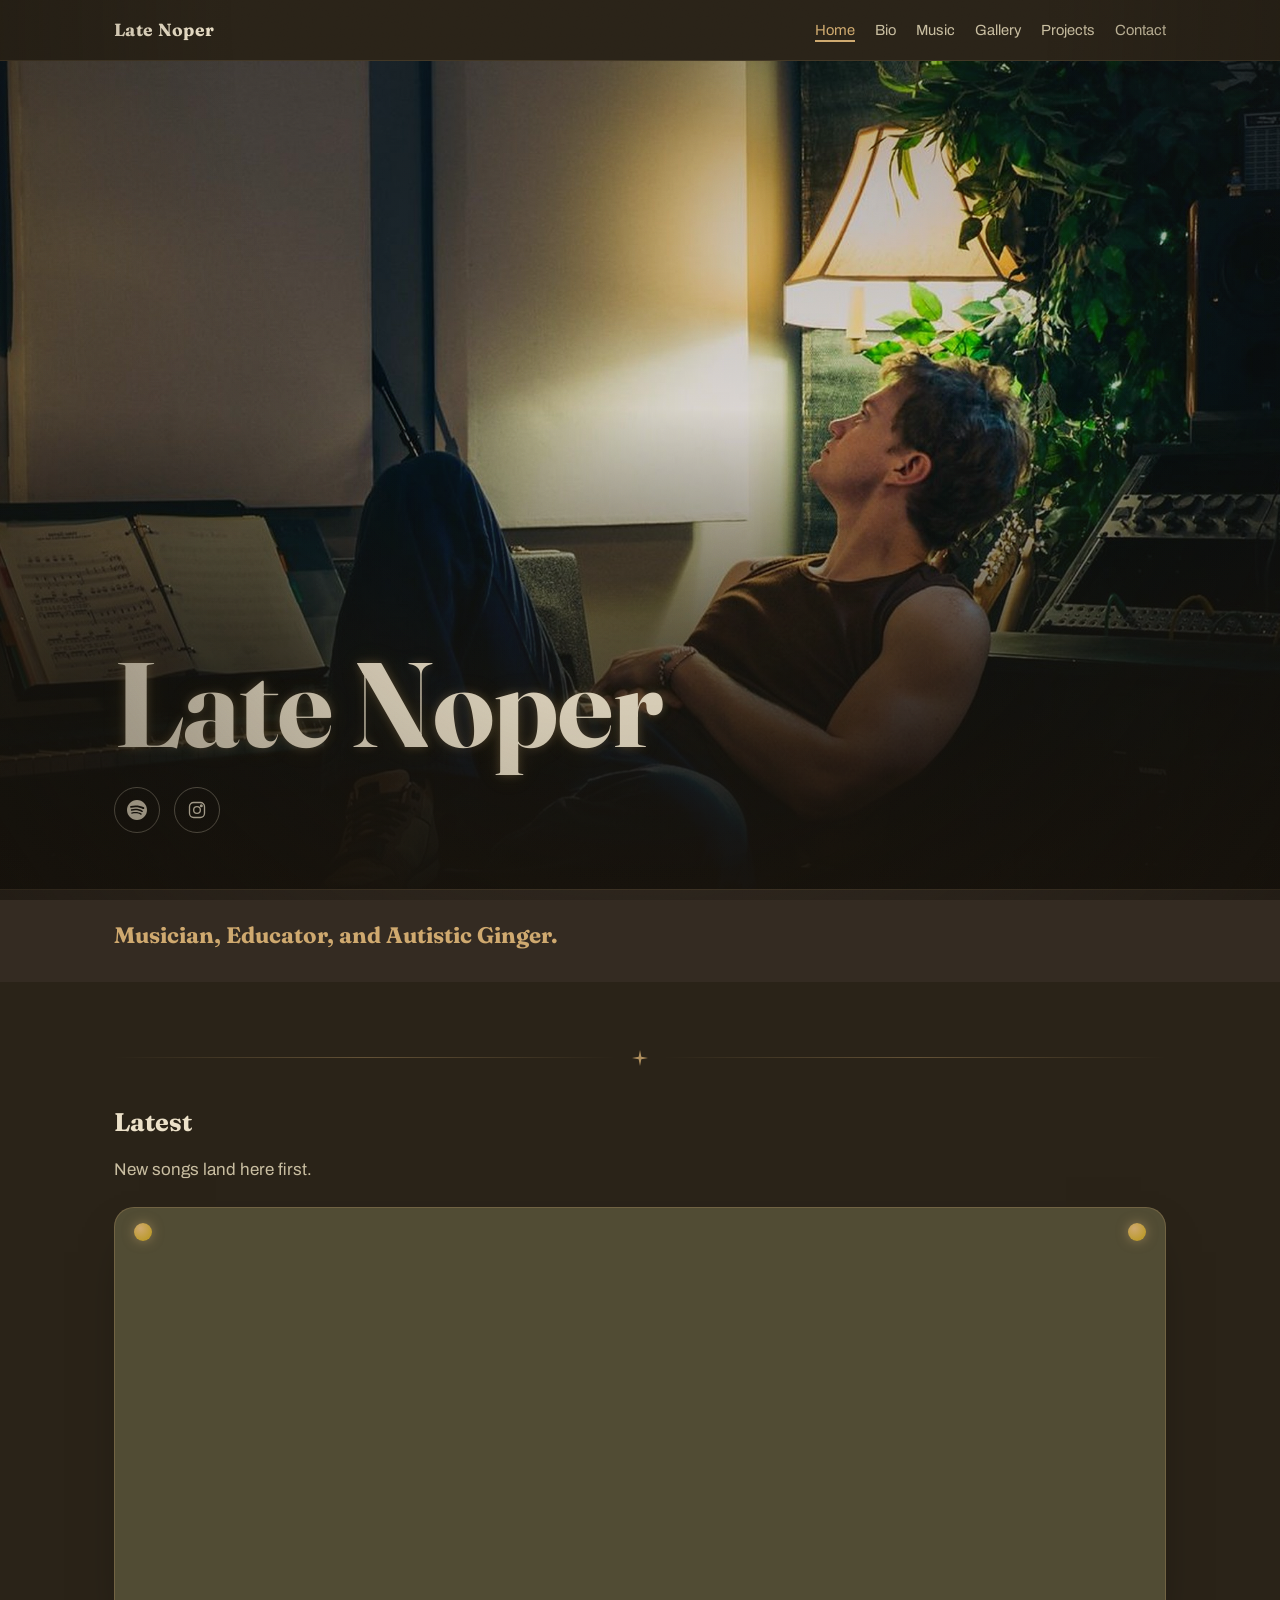
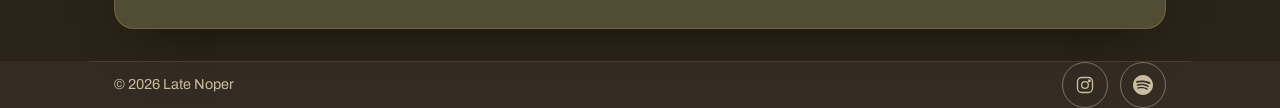
<file: index.html>
<!DOCTYPE html>
<html lang="en">
<head>
<meta charset="UTF-8">
<meta name="viewport" content="width=device-width, initial-scale=1.0">
<title>Late Noper</title>
<meta name="description" content="Late Noper — songs, scores, and whatever else.">
<meta name="theme-color" content="#2A2318">
<link rel="icon" type="image/png" sizes="32x32" href="assets/img/favicon-32.png">
<link rel="icon" type="image/png" sizes="64x64" href="assets/img/favicon-64.png">
<link rel="apple-touch-icon" href="assets/img/apple-touch-icon.png">
<link rel="preconnect" href="https://fonts.googleapis.com">
<link rel="preconnect" href="https://fonts.gstatic.com" crossorigin>
<link href="https://fonts.googleapis.com/css2?family=Fraunces:ital,opsz,wght@0,9..144,400;0,9..144,600;0,9..144,700;0,9..144,900;1,9..144,500&family=Archivo:wght@400;500;600;700&display=swap" rel="stylesheet">
<link rel="stylesheet" href="assets/css/style.css">
</head>
<body>

<header>
  <nav class="wrap">
    <a class="brand" href="index.html">Late Noper</a>
    <ul class="nav-links">
      <li><a href="index.html" class="active">Home</a></li>
      <li><a href="bio.html">Bio</a></li>
      <li><a href="music.html">Music</a></li>
      <li><a href="gallery.html">Gallery</a></li>
      <li><a href="projects.html">Projects</a></li>
      <li><a href="contact.html">Contact</a></li>
    </ul>
  </nav>
</header>

<section class="hero" id="top">
  <img class="hero-mobile" src="assets/img/hero-guitar-glow.jpg" alt="Late Noper playing guitar under warm stage lights">
  <img class="hero-desktop" src="assets/img/hero-desktop.jpg" alt="Late Noper leaning back in his studio, looking up at a lamp">
  <div class="hero-content wrap">
    <h1>Late Noper</h1>
    <div class="hero-actions">
      <a class="btn-icon" href="https://open.spotify.com/artist/4hg9pHm6fuqy6S8k84b3Cp" target="_blank" rel="noopener" aria-label="Spotify">
        <svg viewBox="0 0 24 24" fill="currentColor"><path d="M12 0C5.4 0 0 5.4 0 12s5.4 12 12 12 12-5.4 12-12S18.66 0 12 0zm5.521 17.34c-.24.359-.66.48-1.021.24-2.82-1.74-6.36-2.101-10.561-1.141-.418.122-.779-.179-.899-.539-.12-.421.18-.78.54-.9 4.56-1.021 8.52-.6 11.64 1.32.42.18.479.659.301 1.02zm1.44-3.3c-.301.42-.841.6-1.262.3-3.239-1.98-8.159-2.58-11.939-1.38-.479.12-1.02-.12-1.14-.6-.12-.48.12-1.02.6-1.14 4.32-1.32 9.72-.66 13.439 1.621.361.181.54.78.301 1.2zm.12-3.36C15.24 8.4 8.82 8.16 5.16 9.301c-.6.179-1.2-.181-1.38-.721-.18-.601.18-1.2.72-1.381 4.26-1.26 11.28-1.02 15.721 1.621.539.3.719 1.02.419 1.56-.299.421-1.02.599-1.559.3z"/></svg>
      </a>
      <a class="btn-icon" href="https://www.instagram.com/n8mydude" target="_blank" rel="noopener" aria-label="Instagram">
        <svg viewBox="0 0 24 24" fill="none" stroke="currentColor" stroke-width="1.6"><rect x="3" y="3" width="18" height="18" rx="5"/><circle cx="12" cy="12" r="4"/><circle cx="17.2" cy="6.8" r="1"/></svg>
      </a>
    </div>
  </div>
</section>

<section class="about-line">
  <div class="wrap">
    <h2>Musician, Educator, and Autistic Ginger.</h2>
  </div>
</section>

<section class="music">
  <div class="wrap">
    <div class="spark-divider">
      <div class="line"></div>
      <svg viewBox="0 0 24 24" fill="var(--pollen)"><path d="M12 0 L14 10 L24 12 L14 14 L12 24 L10 14 L0 12 L10 10 Z"/></svg>
      <div class="line"></div>
    </div>
    <div class="section-head">
      <h2>Latest</h2>
      <p>New songs land here first.</p>
    </div>
    <div class="radio-panel">
      <iframe src="https://open.spotify.com/embed/artist/4hg9pHm6fuqy6S8k84b3Cp?utm_source=generator&theme=0"
        width="100%" height="352" frameborder="0"
        allowfullscreen=""
        allow="autoplay; clipboard-write; encrypted-media; fullscreen; picture-in-picture"
        loading="lazy"></iframe>
    </div>
  </div>
</section>

<footer class="wrap">
  <span>© 2026 Late Noper</span>
  <div class="footer-socials">
    <a class="btn-icon" href="https://www.instagram.com/n8mydude" target="_blank" rel="noopener" aria-label="Instagram">
      <svg viewBox="0 0 24 24" fill="none" stroke="currentColor" stroke-width="1.6"><rect x="3" y="3" width="18" height="18" rx="5"/><circle cx="12" cy="12" r="4"/><circle cx="17.2" cy="6.8" r="1"/></svg>
    </a>
    <a class="btn-icon" href="https://open.spotify.com/artist/4hg9pHm6fuqy6S8k84b3Cp" target="_blank" rel="noopener" aria-label="Spotify">
      <svg viewBox="0 0 24 24" fill="currentColor"><path d="M12 0C5.4 0 0 5.4 0 12s5.4 12 12 12 12-5.4 12-12S18.66 0 12 0zm5.521 17.34c-.24.359-.66.48-1.021.24-2.82-1.74-6.36-2.101-10.561-1.141-.418.122-.779-.179-.899-.539-.12-.421.18-.78.54-.9 4.56-1.021 8.52-.6 11.64 1.32.42.18.479.659.301 1.02zm1.44-3.3c-.301.42-.841.6-1.262.3-3.239-1.98-8.159-2.58-11.939-1.38-.479.12-1.02-.12-1.14-.6-.12-.48.12-1.02.6-1.14 4.32-1.32 9.72-.66 13.439 1.621.361.181.54.78.301 1.2zm.12-3.36C15.24 8.4 8.82 8.16 5.16 9.301c-.6.179-1.2-.181-1.38-.721-.18-.601.18-1.2.72-1.381 4.26-1.26 11.28-1.02 15.721 1.621.539.3.719 1.02.419 1.56-.299.421-1.02.599-1.559.3z"/></svg>
    </a>
  </div>
</footer>

</body>
</html>
</file>
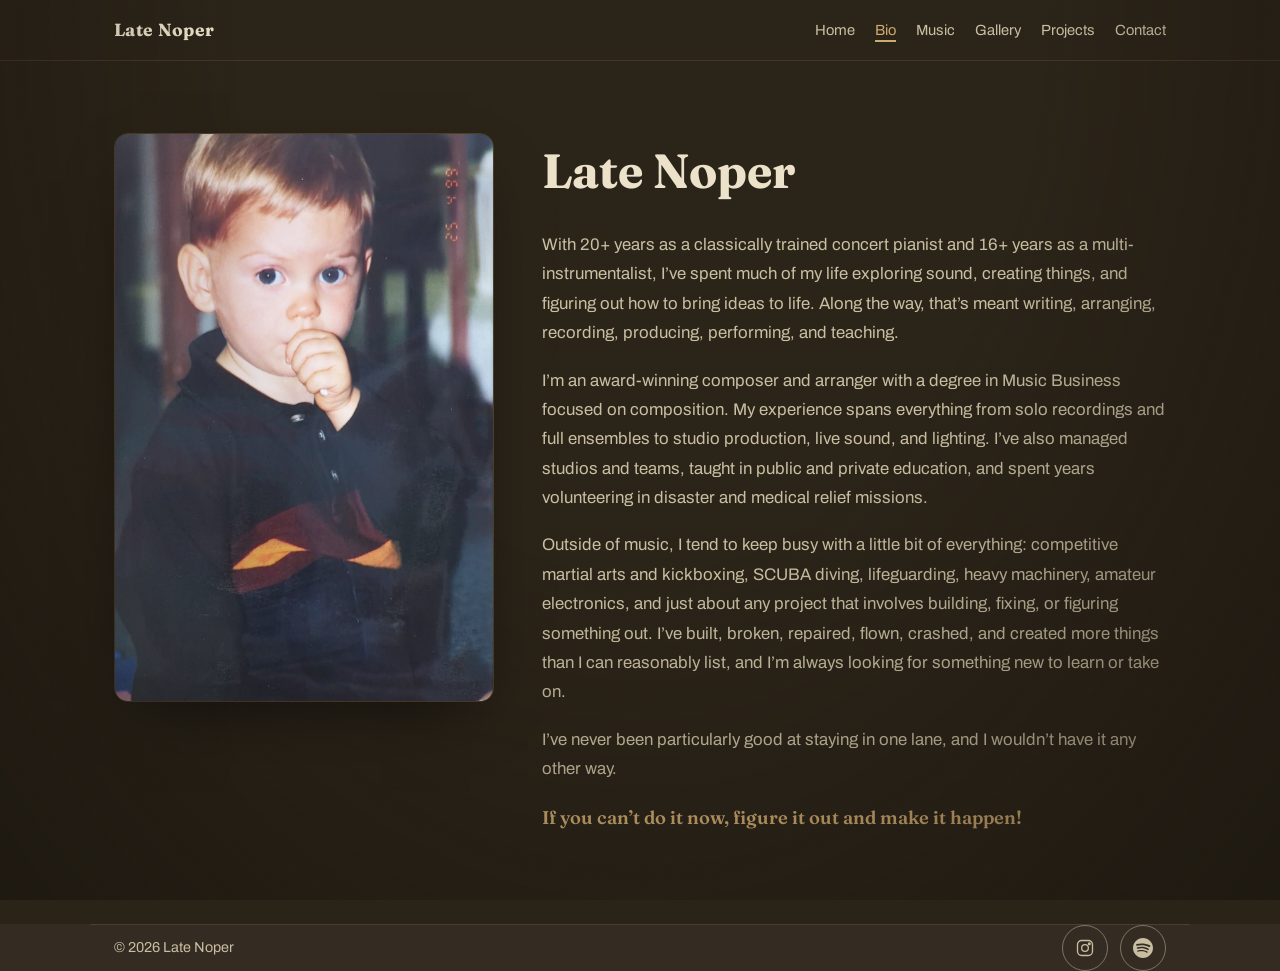
<file: bio.html>
<!DOCTYPE html>
<html lang="en">
<head>
<meta charset="UTF-8">
<meta name="viewport" content="width=device-width, initial-scale=1.0">
<title>Bio — Late Noper</title>
<meta name="theme-color" content="#2A2318">
<meta name="description" content="Late Noper — bio.">
<link rel="icon" type="image/png" sizes="32x32" href="assets/img/favicon-32.png">
<link rel="icon" type="image/png" sizes="64x64" href="assets/img/favicon-64.png">
<link rel="apple-touch-icon" href="assets/img/apple-touch-icon.png">
<link rel="preconnect" href="https://fonts.googleapis.com">
<link rel="preconnect" href="https://fonts.gstatic.com" crossorigin>
<link href="https://fonts.googleapis.com/css2?family=Fraunces:ital,opsz,wght@0,9..144,400;0,9..144,600;0,9..144,700;0,9..144,900;1,9..144,500&family=Archivo:wght@400;500;600;700&display=swap" rel="stylesheet">
<link rel="stylesheet" href="assets/css/style.css">
</head>
<body>

<header>
  <nav class="wrap">
    <a class="brand" href="index.html">Late Noper</a>
    <ul class="nav-links">
      <li><a href="index.html">Home</a></li>
      <li><a href="bio.html" class="active">Bio</a></li>
      <li><a href="music.html">Music</a></li>
      <li><a href="gallery.html">Gallery</a></li>
      <li><a href="projects.html">Projects</a></li>
      <li><a href="contact.html">Contact</a></li>
    </ul>
  </nav>
</header>

<section class="bio-page">
  <div class="wrap bio-wrap">
    <div class="bio-photo">
      <img src="assets/img/bio-photo.jpg" alt="Late Noper" loading="eager">
    </div>
    <div class="bio-content">
      <h1>Late Noper</h1>
      <p>With 20+ years as a classically trained concert pianist and 16+ years as a multi-instrumentalist, I&rsquo;ve spent much of my life exploring sound, creating things, and figuring out how to bring ideas to life. Along the way, that&rsquo;s meant writing, arranging, recording, producing, performing, and teaching.</p>
      <p>I&rsquo;m an award-winning composer and arranger with a degree in Music Business focused on composition. My experience spans everything from solo recordings and full ensembles to studio production, live sound, and lighting. I&rsquo;ve also managed studios and teams, taught in public and private education, and spent years volunteering in disaster and medical relief missions.</p>
      <p>Outside of music, I tend to keep busy with a little bit of everything: competitive martial arts and kickboxing, SCUBA diving, lifeguarding, heavy machinery, amateur electronics, and just about any project that involves building, fixing, or figuring something out. I&rsquo;ve built, broken, repaired, flown, crashed, and created more things than I can reasonably list, and I&rsquo;m always looking for something new to learn or take on.</p>
      <p>I&rsquo;ve never been particularly good at staying in one lane, and I wouldn&rsquo;t have it any other way.</p>
      <p>If you can&rsquo;t do it now, figure it out and make it happen!</p>
    </div>
  </div>
</section>

<footer class="wrap">
  <span>© 2026 Late Noper</span>
  <div class="footer-socials">
    <a class="btn-icon" href="https://www.instagram.com/n8mydude" target="_blank" rel="noopener" aria-label="Instagram">
      <svg viewBox="0 0 24 24" fill="none" stroke="currentColor" stroke-width="1.6"><rect x="3" y="3" width="18" height="18" rx="5"/><circle cx="12" cy="12" r="4"/><circle cx="17.2" cy="6.8" r="1"/></svg>
    </a>
    <a class="btn-icon" href="https://open.spotify.com/artist/4hg9pHm6fuqy6S8k84b3Cp" target="_blank" rel="noopener" aria-label="Spotify">
      <svg viewBox="0 0 24 24" fill="currentColor"><path d="M12 0C5.4 0 0 5.4 0 12s5.4 12 12 12 12-5.4 12-12S18.66 0 12 0zm5.521 17.34c-.24.359-.66.48-1.021.24-2.82-1.74-6.36-2.101-10.561-1.141-.418.122-.779-.179-.899-.539-.12-.421.18-.78.54-.9 4.56-1.021 8.52-.6 11.64 1.32.42.18.479.659.301 1.02zm1.44-3.3c-.301.42-.841.6-1.262.3-3.239-1.98-8.159-2.58-11.939-1.38-.479.12-1.02-.12-1.14-.6-.12-.48.12-1.02.6-1.14 4.32-1.32 9.72-.66 13.439 1.621.361.181.54.78.301 1.2zm.12-3.36C15.24 8.4 8.82 8.16 5.16 9.301c-.6.179-1.2-.181-1.38-.721-.18-.601.18-1.2.72-1.381 4.26-1.26 11.28-1.02 15.721 1.621.539.3.719 1.02.419 1.56-.299.421-1.02.599-1.559.3z"/></svg>
    </a>
  </div>
</footer>

</body>
</html>
</file>
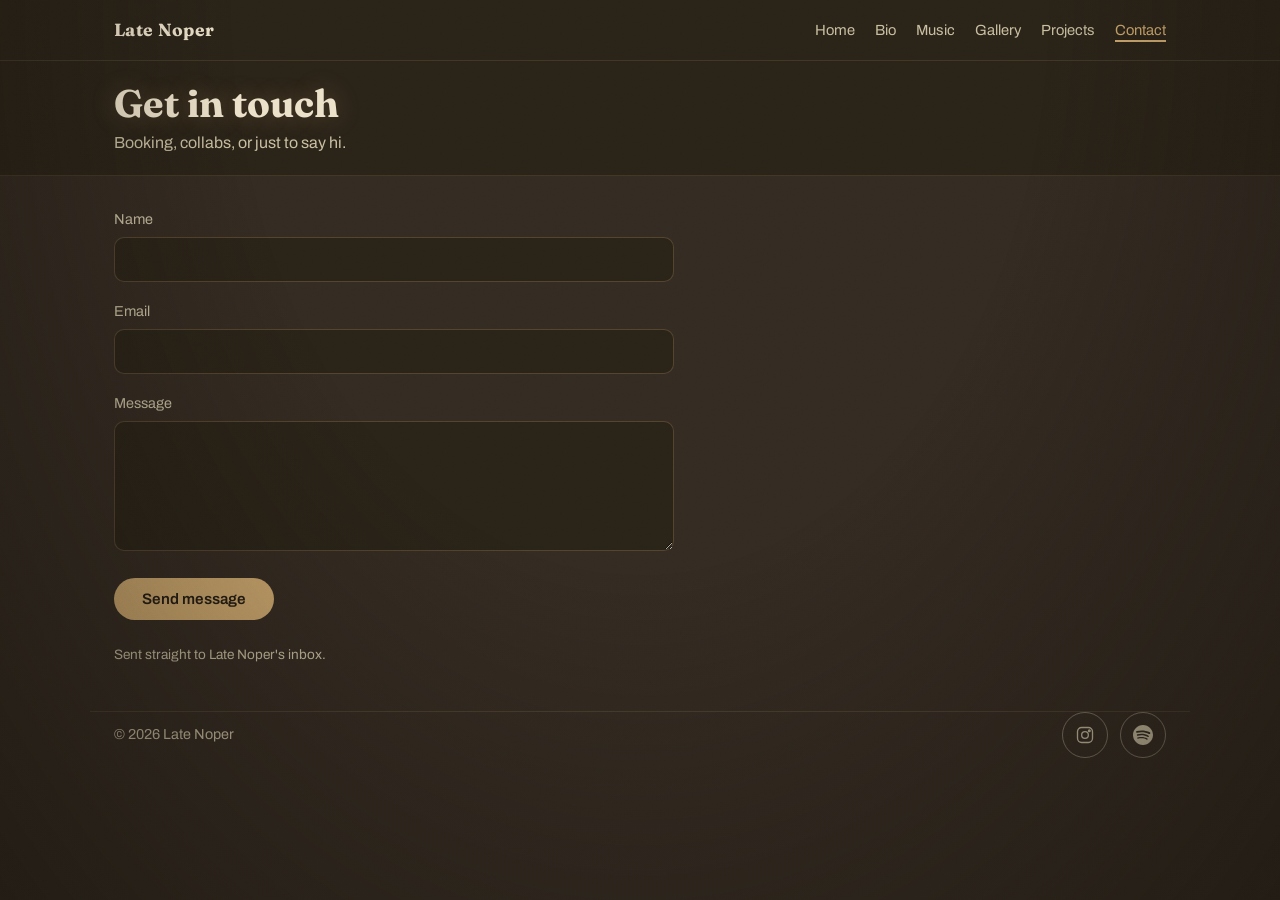
<file: contact.html>
<!DOCTYPE html>
<html lang="en">
<head>
<meta charset="UTF-8">
<meta name="viewport" content="width=device-width, initial-scale=1.0">
<title>Contact — Late Noper</title>
<meta name="theme-color" content="#2A2318">
<link rel="icon" type="image/png" sizes="32x32" href="assets/img/favicon-32.png">
<link rel="icon" type="image/png" sizes="64x64" href="assets/img/favicon-64.png">
<link rel="apple-touch-icon" href="assets/img/apple-touch-icon.png">
<link rel="preconnect" href="https://fonts.googleapis.com">
<link rel="preconnect" href="https://fonts.gstatic.com" crossorigin>
<link href="https://fonts.googleapis.com/css2?family=Fraunces:ital,opsz,wght@0,9..144,400;0,9..144,600;0,9..144,700;0,9..144,900;1,9..144,500&family=Archivo:wght@400;500;600;700&display=swap" rel="stylesheet">
<link rel="stylesheet" href="assets/css/style.css">
</head>
<body>

<header>
  <nav class="wrap">
    <a class="brand" href="index.html">Late Noper</a>
    <ul class="nav-links">
      <li><a href="index.html">Home</a></li>
      <li><a href="bio.html">Bio</a></li>
      <li><a href="music.html">Music</a></li>
      <li><a href="gallery.html">Gallery</a></li>
      <li><a href="projects.html">Projects</a></li>
      <li><a href="contact.html" class="active">Contact</a></li>
    </ul>
  </nav>
</header>

<section class="page-hero">
  <div class="wrap">
    <h1>Get in touch</h1>
    <p>Booking, collabs, or just to say hi.</p>
  </div>
</section>

<section class="contact">
  <div class="wrap">
    <form action="https://formspree.io/f/xdekzywy" method="POST">
      <div>
        <label for="name">Name</label>
        <input type="text" id="name" name="name" required>
      </div>
      <div>
        <label for="email">Email</label>
        <input type="email" id="email" name="email" required>
      </div>
      <div>
        <label for="message">Message</label>
        <textarea id="message" name="message" required></textarea>
      </div>
      <button type="submit">Send message</button>
      <p class="form-note">Sent straight to Late Noper's inbox.</p>
    </form>
  </div>
</section>

<footer class="wrap">
  <span>© 2026 Late Noper</span>
  <div class="footer-socials">
    <a class="btn-icon" href="https://www.instagram.com/n8mydude" target="_blank" rel="noopener" aria-label="Instagram">
      <svg viewBox="0 0 24 24" fill="none" stroke="currentColor" stroke-width="1.6"><rect x="3" y="3" width="18" height="18" rx="5"/><circle cx="12" cy="12" r="4"/><circle cx="17.2" cy="6.8" r="1"/></svg>
    </a>
    <a class="btn-icon" href="https://open.spotify.com/artist/4hg9pHm6fuqy6S8k84b3Cp" target="_blank" rel="noopener" aria-label="Spotify">
      <svg viewBox="0 0 24 24" fill="currentColor"><path d="M12 0C5.4 0 0 5.4 0 12s5.4 12 12 12 12-5.4 12-12S18.66 0 12 0zm5.521 17.34c-.24.359-.66.48-1.021.24-2.82-1.74-6.36-2.101-10.561-1.141-.418.122-.779-.179-.899-.539-.12-.421.18-.78.54-.9 4.56-1.021 8.52-.6 11.64 1.32.42.18.479.659.301 1.02zm1.44-3.3c-.301.42-.841.6-1.262.3-3.239-1.98-8.159-2.58-11.939-1.38-.479.12-1.02-.12-1.14-.6-.12-.48.12-1.02.6-1.14 4.32-1.32 9.72-.66 13.439 1.621.361.181.54.78.301 1.2zm.12-3.36C15.24 8.4 8.82 8.16 5.16 9.301c-.6.179-1.2-.181-1.38-.721-.18-.601.18-1.2.72-1.381 4.26-1.26 11.28-1.02 15.721 1.621.539.3.719 1.02.419 1.56-.299.421-1.02.599-1.559.3z"/></svg>
    </a>
  </div>
</footer>

</body>
</html>
</file>
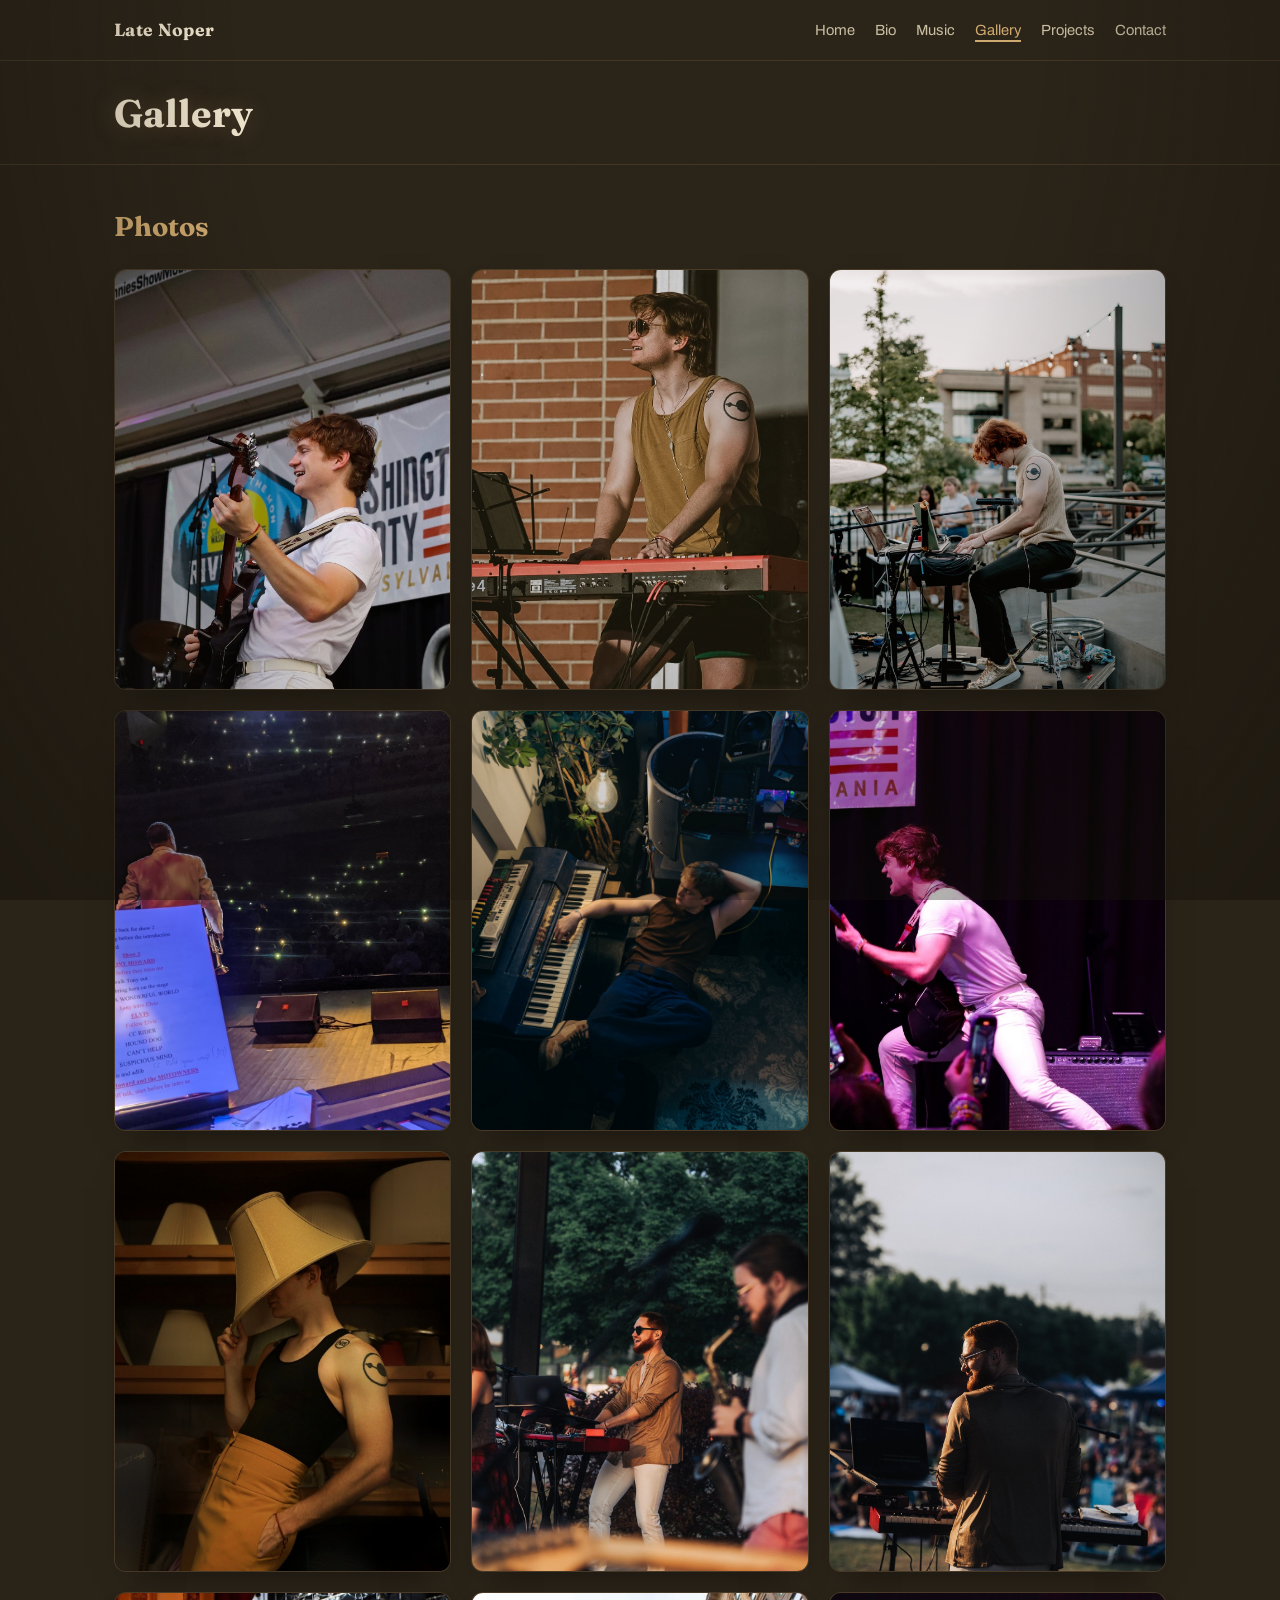
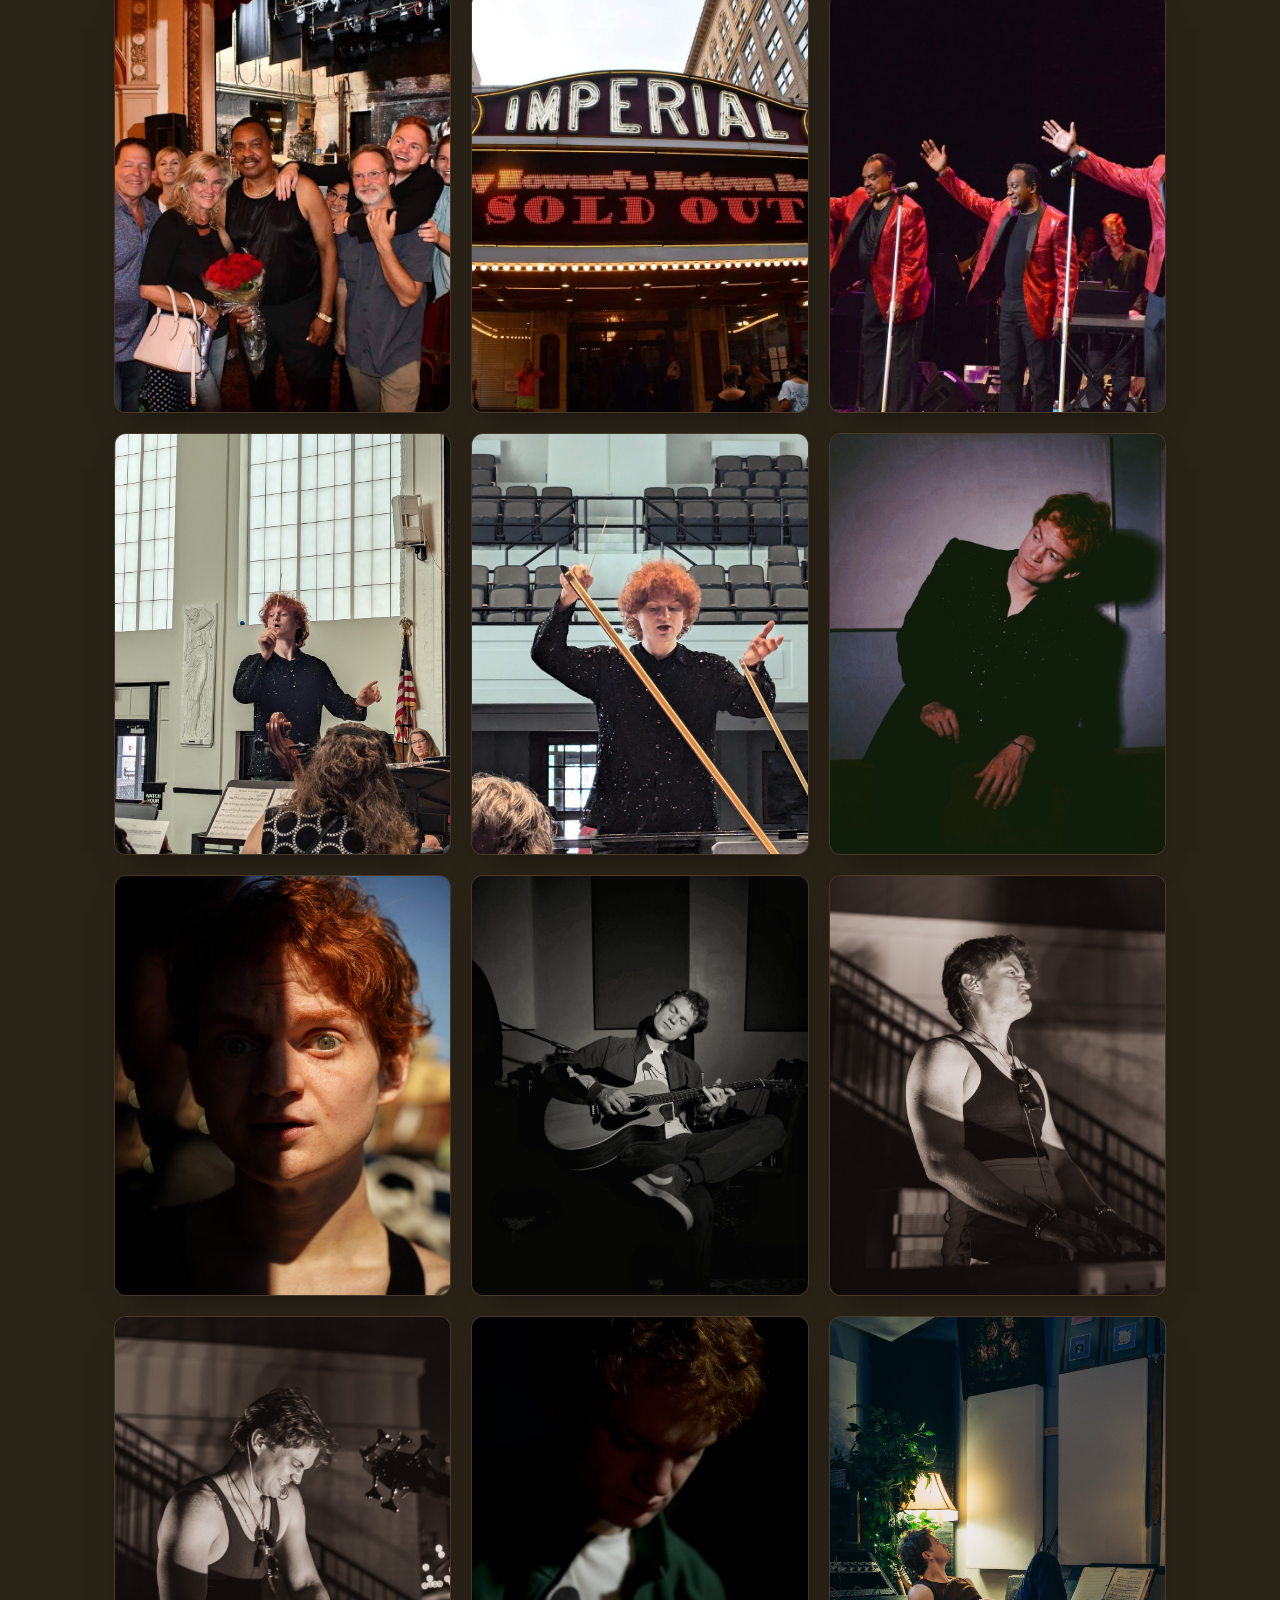
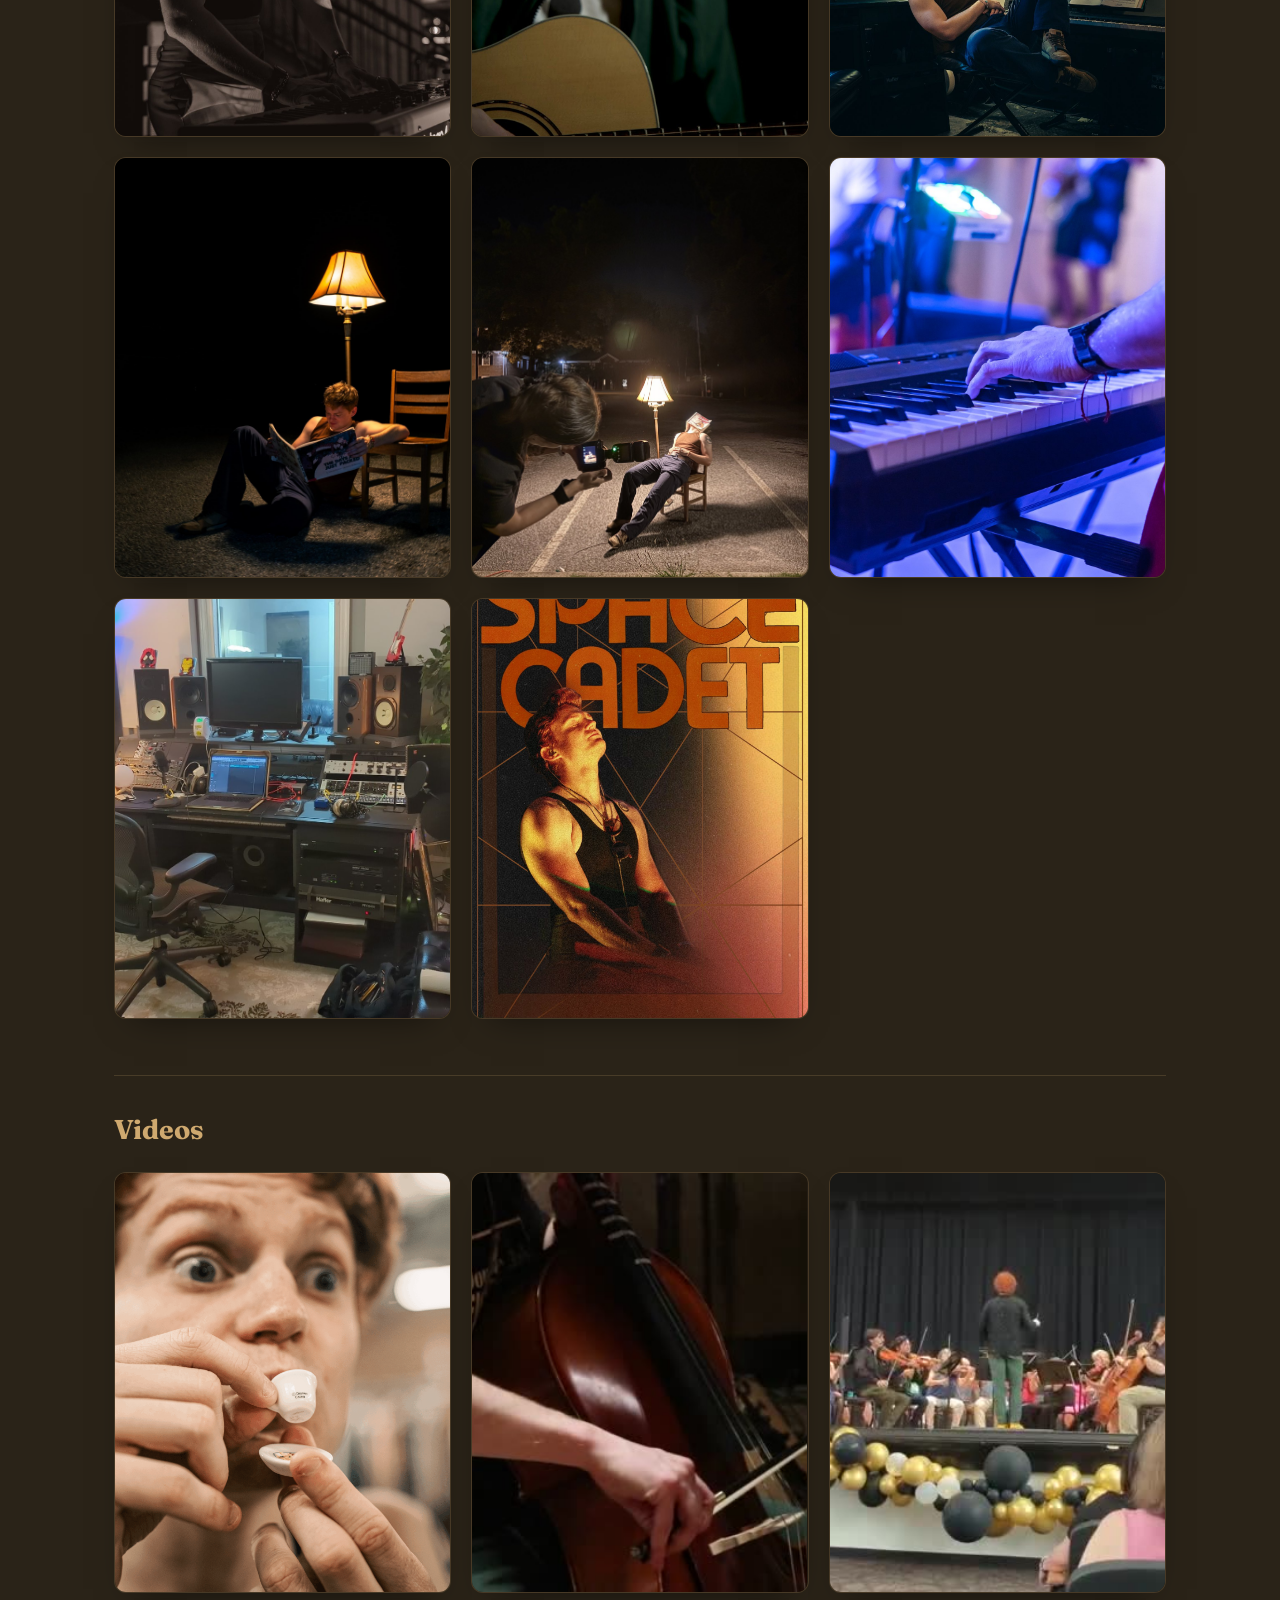
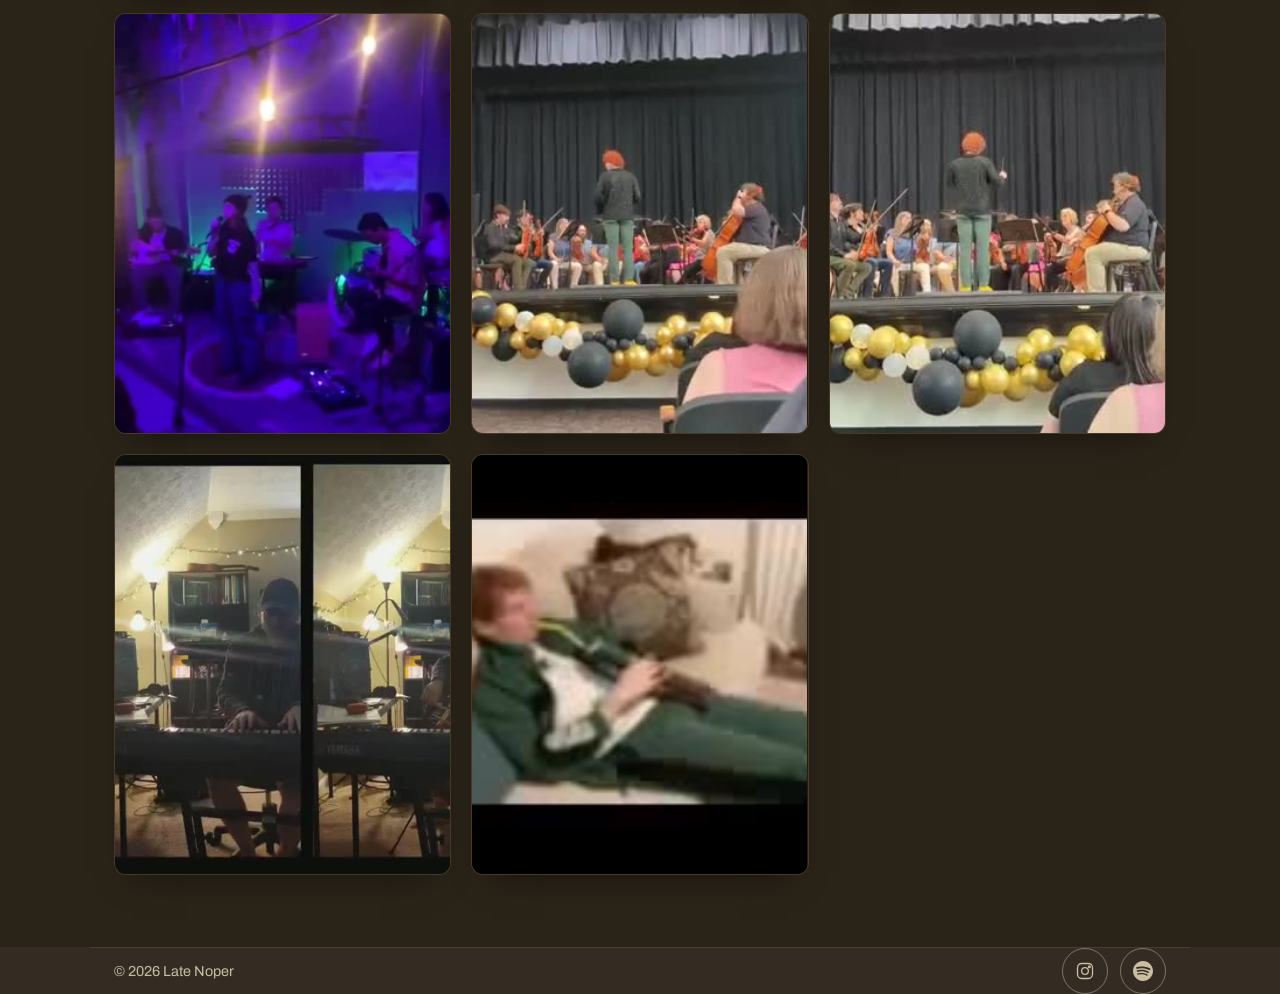
<file: gallery.html>
<!DOCTYPE html>
<html lang="en">
<head>
<meta charset="UTF-8">
<meta name="viewport" content="width=device-width, initial-scale=1.0">
<title>Gallery — Late Noper</title>
<meta name="theme-color" content="#2A2318">
<link rel="icon" type="image/png" sizes="32x32" href="assets/img/favicon-32.png">
<link rel="icon" type="image/png" sizes="64x64" href="assets/img/favicon-64.png">
<link rel="apple-touch-icon" href="assets/img/apple-touch-icon.png">
<link rel="preconnect" href="https://fonts.googleapis.com">
<link rel="preconnect" href="https://fonts.gstatic.com" crossorigin>
<link href="https://fonts.googleapis.com/css2?family=Fraunces:ital,opsz,wght@0,9..144,400;0,9..144,600;0,9..144,700;0,9..144,900;1,9..144,500&family=Archivo:wght@400;500;600;700&display=swap" rel="stylesheet">
<link rel="stylesheet" href="assets/css/style.css">
</head>
<body>

<header>
  <nav class="wrap">
    <a class="brand" href="index.html">Late Noper</a>
    <ul class="nav-links">
      <li><a href="index.html">Home</a></li>
      <li><a href="bio.html">Bio</a></li>
      <li><a href="music.html">Music</a></li>
      <li><a href="gallery.html" class="active">Gallery</a></li>
      <li><a href="projects.html">Projects</a></li>
      <li><a href="contact.html">Contact</a></li>
    </ul>
  </nav>
</header>

<section class="page-hero">
  <div class="wrap">
    <h1>Gallery</h1>
  </div>
</section>

<section class="gallery-page">
  <div class="wrap">

        <div class="gallery-section-head"><h2>Photos</h2></div>
    <div class="gallery">
      <div class="photo-card" data-full="assets/img/guitar-stage.jpg">
        <img src="assets/img/guitar-stage.jpg" alt="Late Noper playing electric guitar on an outdoor stage" style="object-position:50% 15%" loading="lazy">
      </div>
      <div class="photo-card" data-full="assets/img/keyboard-live.jpg">
        <img src="assets/img/keyboard-live.jpg" alt="Late Noper performing on a Nord Stage keyboard in front of a brick wall" style="object-position:65% 20%" loading="lazy">
      </div>
      <div class="photo-card" data-full="assets/img/extra-3.jpg">
        <img src="assets/img/extra-3.jpg" alt="Late Noper playing keyboard on an outdoor stage in daylight" style="object-position:50% 30%" loading="lazy">
      </div>
      <div class="photo-card" data-full="assets/img/extra-7.jpg">
        <img src="assets/img/extra-7.jpg" alt="Late Noper performing at a keyboard under string lights at night" style="object-position:50% 40%" loading="lazy">
      </div>
      <div class="photo-card" data-full="assets/img/extra-11.jpg">
        <img src="assets/img/extra-11.jpg" alt="Late Noper playing keyboard with one arm raised, lit in blue stage light" style="object-position:90% 50%" loading="lazy">
      </div>
      <div class="photo-card" data-full="assets/img/extra-12.jpg">
        <img src="assets/img/extra-12.jpg" alt="Late Noper performing with a guitar under magenta stage lights" style="object-position:50% 70%" loading="lazy">
      </div>
      <div class="photo-card" data-full="assets/img/extra-1.jpg">
        <img src="assets/img/extra-1.jpg" alt="Late Noper wearing a lampshade on his head" style="object-position:45% 22%" loading="lazy">
      </div>
      <div class="photo-card" data-full="assets/img/gallery-additions/gallery-additions-07.jpg">
        <img src="assets/img/gallery-additions/gallery-additions-07.jpg" alt="Steady the Wave performing live with saxophone and guitar" style="object-position:50% 50%" loading="lazy">
      </div>
      <div class="photo-card" data-full="assets/img/extra-6.jpg">
        <img src="assets/img/extra-6.jpg" alt="Late Noper singing into a mic on an outdoor festival stage" style="object-position:50% 25%" loading="lazy">
      </div>
      <div class="photo-card" data-full="assets/img/gallery-additions/gallery-additions-01.jpg">
        <img src="assets/img/gallery-additions/gallery-additions-01.jpg" alt="Group photo backstage after a show" style="object-position:50% 35%" loading="lazy">
      </div>
      <div class="photo-card" data-full="assets/img/gallery-additions/gallery-additions-02.jpg">
        <img src="assets/img/gallery-additions/gallery-additions-02.jpg" alt="The Imperial theater marquee reading Sold Out" style="object-position:50% 30%" loading="lazy">
      </div>
      <div class="photo-card" data-full="assets/img/gallery-additions/gallery-additions-03.jpg">
        <img src="assets/img/gallery-additions/gallery-additions-03.jpg" alt="Motown Revue singers performing on stage in red suits" style="object-position:50% 40%" loading="lazy">
      </div>
      <div class="photo-card" data-full="assets/img/gallery-additions/gallery-additions-04.jpg">
        <img src="assets/img/gallery-additions/gallery-additions-04.jpg" alt="Conducting an orchestra indoors in front of an American flag" style="object-position:50% 35%" loading="lazy">
      </div>
      <div class="photo-card" data-full="assets/img/gallery-additions/gallery-additions-05.jpg">
        <img src="assets/img/gallery-additions/gallery-additions-05.jpg" alt="Conducting a percussion ensemble with mallets raised" style="object-position:50% 35%" loading="lazy">
      </div>
      <div class="photo-card" data-full="assets/img/portrait-sequined.jpg">
        <img src="assets/img/portrait-sequined.jpg" alt="Portrait of Late Noper in a dark sequined shirt" style="object-position:50% 25%" loading="lazy">
      </div>
      <div class="photo-card" data-full="assets/img/extra-2.jpg">
        <img src="assets/img/extra-2.jpg" alt="Close portrait of Late Noper looking off camera" style="object-position:50% 30%" loading="lazy">
      </div>
      <div class="photo-card" data-full="assets/img/extra-8.jpg">
        <img src="assets/img/extra-8.jpg" alt="Late Noper playing acoustic guitar in a black-and-white studio shot" style="object-position:50% 45%" loading="lazy">
      </div>
      <div class="photo-card" data-full="assets/img/extra-9.jpg">
        <img src="assets/img/extra-9.jpg" alt="Late Noper singing at a keyboard on an outdoor stage, black and white" style="object-position:30% 50%" loading="lazy">
      </div>
      <div class="photo-card" data-full="assets/img/extra-10.jpg">
        <img src="assets/img/extra-10.jpg" alt="Late Noper playing keyboard with a guitar neck in frame, black and white" style="object-position:35% 40%" loading="lazy">
      </div>
      <div class="photo-card" data-full="assets/img/extra-13.jpg">
        <img src="assets/img/extra-13.jpg" alt="Close-up of Late Noper looking down at an acoustic guitar" style="object-position:50% 40%" loading="lazy">
      </div>
      <div class="photo-card" data-full="assets/img/studio-plants.jpg">
        <img src="assets/img/studio-plants.jpg" alt="Late Noper relaxing in a home studio surrounded by plants and gear" style="object-position:35% 20%" loading="lazy">
      </div>
      <div class="photo-card" data-full="assets/img/reading-comic.jpg">
        <img src="assets/img/reading-comic.jpg" alt="Late Noper reading a Calvin and Hobbes book under a lamp" style="object-position:60% 30%" loading="lazy">
      </div>
      <div class="photo-card" data-full="assets/img/extra-14.jpg">
        <img src="assets/img/extra-14.jpg" alt="A photographer shooting Late Noper reclining in a chair under a lamp in a parking lot at night" style="object-position:50% 65%" loading="lazy">
      </div>
      <div class="photo-card" data-full="assets/img/extra-4.jpg">
        <img src="assets/img/extra-4.jpg" alt="Close-up of hands playing a keyboard lit in purple light" style="object-position:50% 40%" loading="lazy">
      </div>
      <div class="photo-card" data-full="assets/img/gallery-additions/gallery-additions-08.jpg">
        <img src="assets/img/gallery-additions/gallery-additions-08.jpg" alt="Home studio desk with keyboard and plants" style="object-position:50% 45%" loading="lazy">
      </div>
      <div class="photo-card" data-full="assets/img/space-cadet-poster.jpg">
        <img src="assets/img/space-cadet-poster.jpg" alt="Space Cadet poster artwork for Late Noper" style="object-position:50% 50%" loading="lazy">
      </div>
    </div>

<div class="gallery-section-head gallery-section-head-videos"><h2>Videos</h2></div>
    <div class="gallery gallery-videos">
      <div class="photo-card" data-full="assets/img/tiny-tea.gif">
        <img src="assets/img/tiny-tea.gif" alt="Animated clip of Late Noper having tiny tea" style="object-position:50% 50%" loading="lazy">
      </div>
      <div class="photo-card" data-full="assets/video/clip-7.mp4">
        <video src="assets/video/clip-7.mp4" poster="assets/video/poster/clip-7.jpg" muted loop playsinline preload="metadata" style="object-position:70% 50%;"></video>
      </div>
<div class="photo-card" data-full="assets/video/clip-5.mp4">
        <video src="assets/video/clip-5.mp4" poster="assets/video/poster/clip-5.jpg" muted loop playsinline preload="metadata"></video>
      </div>
<div class="photo-card" data-full="assets/video/clip-1.mp4">
        <video src="assets/video/clip-1.mp4" poster="assets/video/poster/clip-1.jpg" muted loop playsinline preload="metadata"></video>
      </div>
<div class="photo-card" data-full="assets/video/clip-6.mp4">
        <video src="assets/video/clip-6.mp4" poster="assets/video/poster/clip-6.jpg" muted loop playsinline preload="metadata"></video>
      </div>
<div class="photo-card" data-full="assets/video/clip-4.mp4">
        <video src="assets/video/clip-4.mp4" poster="assets/video/poster/clip-4.jpg" muted loop playsinline preload="metadata"></video>
      </div>
<div class="photo-card" data-full="assets/video/clip-2.mp4">
        <video src="assets/video/clip-2.mp4" poster="assets/video/poster/clip-2.jpg" muted loop playsinline preload="metadata"></video>
      </div>
<div class="photo-card" data-full="assets/video/clip-3.mp4">
        <video src="assets/video/clip-3.mp4" poster="assets/video/poster/clip-3.jpg" muted loop playsinline preload="metadata"></video>
      </div>

    </div>

  </div>
</section>

<div id="lightbox"></div>

<footer class="wrap">
  <span>© 2026 Late Noper</span>
  <div class="footer-socials">
    <a class="btn-icon" href="https://www.instagram.com/n8mydude" target="_blank" rel="noopener" aria-label="Instagram">
      <svg viewBox="0 0 24 24" fill="none" stroke="currentColor" stroke-width="1.6"><rect x="3" y="3" width="18" height="18" rx="5"/><circle cx="12" cy="12" r="4"/><circle cx="17.2" cy="6.8" r="1"/></svg>
    </a>
    <a class="btn-icon" href="https://open.spotify.com/artist/4hg9pHm6fuqy6S8k84b3Cp" target="_blank" rel="noopener" aria-label="Spotify">
      <svg viewBox="0 0 24 24" fill="currentColor"><path d="M12 0C5.4 0 0 5.4 0 12s5.4 12 12 12 12-5.4 12-12S18.66 0 12 0zm5.521 17.34c-.24.359-.66.48-1.021.24-2.82-1.74-6.36-2.101-10.561-1.141-.418.122-.779-.179-.899-.539-.12-.421.18-.78.54-.9 4.56-1.021 8.52-.6 11.64 1.32.42.18.479.659.301 1.02zm1.44-3.3c-.301.42-.841.6-1.262.3-3.239-1.98-8.159-2.58-11.939-1.38-.479.12-1.02-.12-1.14-.6-.12-.48.12-1.02.6-1.14 4.32-1.32 9.72-.66 13.439 1.621.361.181.54.78.301 1.2zm.12-3.36C15.24 8.4 8.82 8.16 5.16 9.301c-.6.179-1.2-.181-1.38-.721-.18-.601.18-1.2.72-1.381 4.26-1.26 11.28-1.02 15.721 1.621.539.3.719 1.02.419 1.56-.299.421-1.02.599-1.559.3z"/></svg>
    </a>
  </div>
</footer>

<script>
  const previewVideos = document.querySelectorAll(".photo-card video");
  const io = new IntersectionObserver(entries => {
    entries.forEach(entry => {
      if (entry.isIntersecting) {
        entry.target.play().catch(() => {});
      } else {
        entry.target.pause();
      }
    });
  }, { threshold: 0.4 });
  previewVideos.forEach(v => io.observe(v));

  const lightbox = document.getElementById("lightbox");
  document.querySelectorAll(".photo-card").forEach(card => {
    card.addEventListener("click", () => {
      const src = card.getAttribute("data-full");
      const isVideo = /\.(mp4|webm|mov)$/i.test(src);
      lightbox.innerHTML = isVideo
        ? `<video src="${src}" controls autoplay playsinline></video>`
        : `<img src="${src}" alt="">`;
      requestAnimationFrame(() => lightbox.classList.add("open"));
    });
  });
  lightbox.addEventListener("click", () => {
    lightbox.classList.remove("open");
    setTimeout(() => { lightbox.innerHTML = ""; }, 280);
  });
</script>

</body>
</html>
</file>
<file: assets/css/style.css>
:root{
  --charcoal:#342B22;
  --charcoal-2:#2A2318;
  --charcoal-3:#241d14;
  --olive:#514C34;
  --pollen:#CFA96F;
  --red-sands:#BD9B30;
  --dried-petals:#9A4A36;
  --birch:#ECE1C9;
  --birch-dim:#c9bea1;
  --radius:14px;
}

*{box-sizing:border-box;}
html{scroll-behavior:smooth;}
body{
  margin:0;
  background:var(--charcoal);
  color:var(--birch);
  font-family:'Archivo',sans-serif;
  font-size:17px;
  line-height:1.6;
  position:relative;
}
img{max-width:100%;display:block;}

h1,h2,h3,h4{
  font-family:'Fraunces',serif;
  font-weight:700;
  margin:0 0 0.5em 0;
  color:var(--birch);
}

a{color:inherit;}

.wrap{
  max-width:1100px;
  margin:0 auto;
  padding:0 24px;
}

/* ---------- RETRO TEXTURE LAYER ---------- */
body::before{
  content:"";
  position:fixed;
  inset:0;
  pointer-events:none;
  z-index:2000;
  opacity:0.05;
  mix-blend-mode:overlay;
  background-image:url("data:image/svg+xml,%3Csvg xmlns='http://www.w3.org/2000/svg' width='120' height='120'%3E%3Cfilter id='n'%3E%3CfeTurbulence type='fractalNoise' baseFrequency='0.85' numOctaves='2' stitchTiles='stitch'/%3E%3C/filter%3E%3Crect width='100%25' height='100%25' filter='url(%23n)'/%3E%3C/svg%3E");
}
body::after{
  content:"";
  position:fixed;
  inset:0;
  pointer-events:none;
  z-index:1999;
  background:radial-gradient(ellipse at 50% 0%, rgba(0,0,0,0) 45%, rgba(20,16,10,0.55) 100%);
}

/* ---------- DIVIDER ---------- */
.spark-divider{
  display:flex;
  align-items:center;
  gap:16px;
  margin:36px 0;
}
.spark-divider .line{
  flex:1;
  height:1px;
  background:linear-gradient(to right, transparent, rgba(207,169,111,0.35), transparent);
}
.spark-divider svg{width:16px; height:16px; flex-shrink:0; opacity:0.8;}

/* ---------- NAV ---------- */
header{
  position:sticky;
  top:0;
  z-index:50;
  background:rgba(42,35,24,0.92);
  backdrop-filter:blur(8px);
  border-bottom:1px solid rgba(207,169,111,0.15);
}
nav.wrap{
  display:flex;
  align-items:center;
  justify-content:space-between;
  padding-top:16px;
  padding-bottom:16px;
  gap:16px;
}
.brand{
  font-family:'Fraunces',serif;
  font-weight:700;
  font-size:1.1rem;
  letter-spacing:0.02em;
  text-decoration:none;
  color:var(--birch);
  white-space:nowrap;
}
.nav-links{
  display:flex;
  gap:20px;
  list-style:none;
  margin:0;
  padding:0;
  overflow-x:auto;
  scrollbar-width:none;
}
.nav-links::-webkit-scrollbar{display:none;}
.nav-links a{
  text-decoration:none;
  font-size:0.92rem;
  color:var(--birch-dim);
  transition:color .2s ease;
  white-space:nowrap;
  padding-bottom:2px;
  border-bottom:2px solid transparent;
}
.nav-links a:hover{color:var(--pollen);}
.nav-links a.active{color:var(--pollen); border-bottom-color:var(--pollen);}

@media (max-width:560px){
  .nav-links{gap:14px;}
  .nav-links a{font-size:0.82rem;}
  .brand{font-size:1rem;}
}

/* ---------- HERO (home) ---------- */
.hero{
  position:relative;
  min-height:100svh;
  min-height:92vh;
  display:flex;
  align-items:flex-end;
  overflow:hidden;
  padding:0;
}
.hero img{
  position:absolute;
  inset:0;
  width:100%;
  height:100%;
  object-fit:cover;
  filter:saturate(1.08);
}
.hero img.hero-mobile{
  object-position:58% 25%;
}
.hero img.hero-desktop{
  display:none;
  object-position:70% 40%;
}
@media (min-width:900px){
  .hero img.hero-mobile{display:none;}
  .hero img.hero-desktop{display:block;}
}
.hero::after{
  content:"";
  position:absolute;
  inset:0;
  background:
    linear-gradient(to top, rgba(24,19,12,0.97) 0%, rgba(24,19,12,0.6) 30%, rgba(24,19,12,0.1) 58%, rgba(24,19,12,0.3) 100%);
}
.hero-content{
  position:relative;
  z-index:2;
  padding-bottom:56px;
  padding-top:80px;
  width:100%;
}
.hero h1{
  font-size:clamp(2.8rem, 11vw, 7.5rem);
  line-height:0.94;
  margin:0;
  color:var(--birch);
  text-shadow:
    0 0 10px rgba(207,169,111,0.3),
    0 0 24px rgba(189,155,48,0.14);
}
.hero-bio{
  margin-top:20px;
  max-width:520px;
  font-size:1.05rem;
  color:var(--birch-dim);
}
.hero-actions{
  margin-top:26px;
  display:flex;
  gap:14px;
  flex-wrap:wrap;
}

/* ---------- PAGE HERO (sub pages) ---------- */
.page-hero{
  display:flex;
  flex-direction:column;
  justify-content:center;      /* equal space above and below the text */
  min-height:104px;
  padding:20px 0;              /* overrides the generic section padding */
  background:var(--charcoal-2);
  border-bottom:1px solid rgba(207,169,111,0.15);
}
.page-hero .wrap{
  width:100%;                  /* stretch to the same left edge as the nav */
  padding-top:0;
  padding-bottom:0;
}
.page-hero h1{
  font-size:clamp(1.9rem, 3.4vw, 2.4rem);
  line-height:1.15;
  text-shadow:0 0 24px rgba(207,169,111,0.3);
  margin:0;
}
.page-hero p{
  color:var(--birch-dim);
  max-width:560px;
  margin:6px 0 0;
  font-size:1rem;
  line-height:1.5;
}

/* ---------- BUTTONS ---------- */
.btn{
  display:inline-block;
  padding:13px 26px;
  border-radius:999px;
  text-decoration:none;
  font-weight:600;
  font-size:0.95rem;
  transition:transform .15s ease, background .2s ease, border-color .2s ease;
  border:1px solid transparent;
}
.btn-primary{
  background:var(--pollen);
  color:var(--charcoal-3);
}
.btn-primary:hover{transform:translateY(-2px);}
.btn-ghost{
  border-color:rgba(236,225,201,0.4);
  color:var(--birch);
}
.btn-ghost:hover{border-color:var(--pollen); color:var(--pollen);}
.btn-icon{
  display:inline-flex;
  align-items:center;
  justify-content:center;
  width:46px;
  height:46px;
  border-radius:50%;
  border:1px solid rgba(236,225,201,0.4);
  transition:border-color .2s ease, color .2s ease;
}
.btn-icon:hover{border-color:var(--pollen); color:var(--pollen);}
.btn-icon svg{width:20px; height:20px;}

/* ---------- SECTIONS GENERAL ---------- */
section{
  padding:32px 0;
  position:relative;
}
@media (max-width:700px){
  section{padding:24px 0;}
  .page-hero{min-height:88px; padding:16px 0;}
}
.section-head{
  max-width:640px;
  margin-bottom:24px;
}
.section-head p{
  color:var(--birch-dim);
  margin-top:8px;
}

/* ---------- MUSIC / RADIO PANEL ---------- */
.music{background:var(--charcoal-2);}
.radio-panel{
  position:relative;
  background:var(--olive);
  border-radius:20px;
  padding:46px 24px 24px;
  box-shadow:
    inset 0 0 0 1px rgba(207,169,111,0.25),
    0 20px 50px -25px rgba(0,0,0,0.6);
}
.radio-panel::before,
.radio-panel::after{
  content:"";
  position:absolute;
  top:16px;
  width:18px;
  height:18px;
  border-radius:50%;
  background:radial-gradient(circle at 35% 30%, var(--pollen), var(--red-sands) 70%);
  box-shadow:0 0 12px rgba(207,169,111,0.5);
}
.radio-panel::before{left:20px;}
.radio-panel::after{right:20px;}
.radio-panel iframe{
  display:block;
  width:100%;
  border-radius:12px;
}

.stream-links{
  margin-top:24px;
  display:flex;
  flex-wrap:wrap;
  gap:12px;
}
.stream-links a{
  display:inline-flex;
  align-items:center;
  gap:9px;
  padding:10px 18px;
  border-radius:999px;
  background:var(--charcoal-3);
  border:1px solid rgba(207,169,111,0.25);
  text-decoration:none;
  font-size:0.9rem;
  color:var(--birch);
  transition:border-color .2s ease, color .2s ease;
}
.stream-links a:hover{border-color:var(--pollen); color:var(--pollen);}
.stream-links svg{width:16px; height:16px;}

/* ---------- OTHER PROJECTS ---------- */
.other-projects{
  margin-top:56px;
  padding-top:40px;
  border-top:1px solid rgba(207,169,111,0.18);
}
.other-projects h3{
  font-size:1.1rem;
  color:var(--birch-dim);
  font-family:'Archivo',sans-serif;
  font-weight:600;
  text-transform:none;
  margin-bottom:20px;
}
.project-list{
  display:grid;
  grid-template-columns:repeat(auto-fit, minmax(260px,1fr));
  gap:20px;
}
.project-card{
  background:var(--charcoal-3);
  border:1px solid rgba(207,169,111,0.18);
  border-radius:12px;
  padding:20px 22px;
  text-decoration:none;
  display:block;
  transition:border-color .2s ease, transform .15s ease;
}
.project-card:hover{border-color:var(--pollen); transform:translateY(-2px);}
.project-card .proj-name{
  font-family:'Fraunces',serif;
  font-size:1.1rem;
  color:var(--birch);
  margin-bottom:6px;
}
.project-card .proj-blurb{
  font-size:0.9rem;
  color:var(--birch-dim);
  line-height:1.5;
}

/* ---------- OTHER PROJECTS (big cards, music page) ---------- */
.other-projects-page{background:var(--charcoal-2);}
.project-list-big{
  grid-template-columns:repeat(auto-fit, minmax(300px,1fr));
  gap:28px;
}
.project-card-big{
  background:var(--charcoal-3);
  border:1px solid rgba(207,169,111,0.2);
  border-radius:var(--radius);
  overflow:hidden;
  box-shadow:0 20px 50px -26px rgba(0,0,0,0.65);
  transition:transform .18s ease, border-color .18s ease;
}
.project-card-big:hover{transform:translateY(-3px); border-color:rgba(207,169,111,0.4);}
.project-card-big .proj-cover{
  aspect-ratio:1/1;
  overflow:hidden;
  background:var(--charcoal-2);
}
.project-card-big .proj-cover img{
  width:100%;
  height:100%;
  object-fit:cover;
}
.project-card-big .proj-info{padding:24px 26px 26px;}
.project-card-big .proj-name{
  font-family:'Fraunces',serif;
  font-size:1.45rem;
  color:var(--birch);
  margin-bottom:8px;
}
.project-card-big .proj-blurb{
  font-size:1rem;
  color:var(--birch-dim);
  line-height:1.55;
  margin-bottom:18px;
}
.proj-links{
  display:flex;
  gap:12px;
}
.proj-links .btn-icon{width:42px; height:42px;}
.proj-links .btn-icon svg{width:18px; height:18px;}
.proj-website-btn svg{width:17px; height:17px;}

/* ---------- ABOUT LINE (home page) ---------- */
.about-line{
  background:var(--charcoal);
  border-top:1px solid rgba(207,169,111,0.12);
  padding:28px 0;
}
.about-line h2{
  font-size:1.4rem;
  color:var(--pollen);
  margin:0;
}

/* ---------- SECTION LABELS (music page) ---------- */
.section-label{
  margin-bottom:24px;
}
.section-label h2{
  font-size:1.5rem;
  color:var(--pollen);
  margin-bottom:4px;
}
.section-label p{
  color:var(--birch-dim);
  margin:0;
}

/* ---------- BIO PAGE ---------- */
.bio-page{background:var(--charcoal-2);}
.bio-wrap{
  display:grid;
  grid-template-columns:minmax(260px,380px) 1fr;
  gap:48px;
  align-items:start;
  padding-top:40px;
  padding-bottom:40px;
}
.bio-photo img{
  width:100%;
  border-radius:var(--radius);
  box-shadow:0 24px 60px -24px rgba(0,0,0,0.65);
  border:1px solid rgba(207,169,111,0.2);
}
.bio-content h1{
  font-size:clamp(2rem, 4vw, 3rem);
  margin-bottom:20px;
}
.bio-content p{
  color:var(--birch-dim);
  font-size:1.05rem;
  line-height:1.75;
  margin:0 0 18px;
  max-width:640px;
}
.bio-content p:last-child{
  color:var(--pollen);
  font-weight:600;
  font-family:'Fraunces',serif;
  font-size:1.15rem;
}
@media (max-width:800px){
  .bio-wrap{grid-template-columns:1fr; gap:28px;}
  .bio-photo{max-width:340px; margin:0 auto;}
}

/* ---------- GALLERY ---------- */
.gallery-page{background:var(--charcoal-2);}
.gallery-section-head{
  margin:0 0 20px;
  padding-top:8px;
}
.gallery-section-head h2{
  font-size:1.7rem;
  color:var(--pollen);
}
.gallery-section-head-videos{
  margin-top:56px;
  padding-top:32px;
  border-top:1px solid rgba(207,169,111,0.18);
}
.gallery-subhead{margin:0 0 14px;}
.gallery-subhead h3{
  font-size:1.05rem;
  color:var(--birch-dim);
  font-family:'Archivo',sans-serif;
  font-weight:600;
  text-transform:uppercase;
  letter-spacing:0.04em;
}
.gallery{
  display:grid;
  grid-template-columns:repeat(3, minmax(0, 1fr));   /* 3 across on desktop */
  gap:20px;
  margin-bottom:40px;
}
@media (min-width:900px){
  /* if the last row has a single item, centre it instead of leaving it hanging left */
  .gallery > .photo-card:last-child:nth-child(3n+1){grid-column:2;}
}
@media (max-width:899px){
  .gallery{grid-template-columns:repeat(2, minmax(0, 1fr)); gap:14px;}
}
@media (max-width:520px){
  .gallery{grid-template-columns:1fr;}
}
.photo-card{
  background:var(--charcoal-3);
  border:1px solid rgba(207,169,111,0.2);
  border-radius:12px;
  overflow:hidden;
  box-shadow:0 16px 34px -20px rgba(0,0,0,0.6);
  cursor:zoom-in;
}
.photo-card img,
.photo-card video{
  width:100%;
  height:100%;
  aspect-ratio:4/5;
  object-fit:cover;
  display:block;
  transition:transform .3s ease;
}
.photo-card:hover img,
.photo-card:hover video{transform:scale(1.03);}

#lightbox{
  position:fixed;
  inset:0;
  z-index:6000;
  display:none;
  align-items:center;
  justify-content:center;
  background:rgba(20,16,10,0);
  cursor:zoom-out;
  transition:background .28s ease;
  padding:30px;
}
#lightbox.open{
  display:flex;
  background:rgba(20,16,10,0.92);
}
#lightbox img,
#lightbox video{
  max-width:min(92vw, 1100px);
  max-height:88vh;
  border-radius:10px;
  box-shadow:0 30px 80px -20px rgba(0,0,0,0.8);
  transform:scale(0.92);
  opacity:0;
  transition:transform .28s ease, opacity .28s ease;
}
#lightbox.open img,
#lightbox.open video{
  transform:scale(1);
  opacity:1;
}

/* ---------- SCORES ---------- */
.scores-page{background:var(--charcoal);}
.score-item{
  background:var(--charcoal-2);
  border:1px solid rgba(207,169,111,0.2);
  border-radius:var(--radius);
  margin-bottom:18px;
  overflow:hidden;
}
.score-toggle{
  width:100%;
  display:flex;
  align-items:center;
  justify-content:space-between;
  gap:16px;
  background:none;
  border:none;
  cursor:pointer;
  padding:22px 26px;
  text-align:left;
  font-family:inherit;
}
.score-toggle h3{
  margin:0;
  font-size:1.3rem;
  color:var(--birch);
}
.score-chevron{
  flex-shrink:0;
  color:var(--pollen);
  font-size:1rem;
  transition:transform .25s ease;
}
.score-item.open .score-chevron{transform:rotate(180deg);}
.score-body{
  max-height:0;
  overflow:hidden;
  transition:max-height .32s ease;
  padding:0 26px;
}
.score-item.open .score-body{
  padding:0 26px 26px;
}
.score-audio{
  width:100%;
  margin-bottom:18px;
  accent-color:var(--pollen);
}
.score-toolbar{
  display:flex;
  align-items:center;
  gap:14px;
  margin-bottom:14px;
}
.score-toolbar .score-audio{
  flex:1;
  margin-bottom:0;
}
.score-toolbar .score-note{
  flex:1;
  margin:0;
}
.score-fullscreen-btn{
  flex-shrink:0;
  display:flex;
  align-items:center;
  gap:7px;
  background:var(--charcoal-3);
  border:1px solid rgba(207,169,111,0.3);
  color:var(--birch-dim);
  border-radius:8px;
  padding:9px 14px;
  font-family:'Archivo',sans-serif;
  font-size:0.85rem;
  cursor:pointer;
  transition:background .2s ease, color .2s ease;
}
.score-fullscreen-btn:hover{background:var(--charcoal-2); color:var(--birch);}
.score-fullscreen-btn svg{width:16px; height:16px; flex-shrink:0;}
.score-pdf-viewer{
  width:100%;
  max-height:85vh;
  overflow-y:auto;
  -webkit-overflow-scrolling:touch;
  border:1px solid rgba(207,169,111,0.2);
  border-radius:8px;
  background:var(--birch);
  padding:10px 0;
}
.score-pdf-viewer canvas{
  display:block;
  margin:0 auto 10px;
  max-width:100%;
  height:auto;
}
.score-pdf-viewer .pdf-loading{
  padding:60px 10px;
  text-align:center;
  color:var(--charcoal-2);
  font-size:0.9rem;
}
@media (max-width:700px){
  .score-pdf-viewer{max-height:72vh;}
}

/* fullscreen state */
.score-fullscreen-wrap:fullscreen{
  background:var(--charcoal);
  padding:24px;
  display:flex;
  flex-direction:column;
  align-items:center;
}
.score-fullscreen-wrap:fullscreen .score-toolbar{
  width:100%;
  max-width:900px;
}
.score-fullscreen-wrap:fullscreen .score-pdf-viewer{
  width:100%;
  max-width:900px;
  max-height:none;
  flex:1;
  min-height:0;
}
.score-fullscreen-wrap:-webkit-full-screen{
  background:var(--charcoal);
  padding:24px;
}
.score-fullscreen-wrap:-webkit-full-screen .score-pdf-viewer{
  max-height:none;
  flex:1;
}
.score-links{
  margin-top:14px;
  display:flex;
  gap:14px;
  flex-wrap:wrap;
  font-size:0.9rem;
}
.score-links a{
  color:var(--pollen);
  text-decoration:none;
  border-bottom:1px solid rgba(207,169,111,0.4);
}
.score-note{
  font-size:0.9rem;
  color:var(--birch-dim);
  font-style:italic;
}
@media (max-width:700px){
}

/* ---------- PROJECTS (tabbed page) ---------- */
.projects-page{background:var(--charcoal-2);}
.project-tabs{
  display:flex;
  flex-wrap:wrap;
  gap:6px;
  padding-bottom:2px;
  margin-bottom:0;
  border-bottom:1px solid rgba(207,169,111,0.18);
}
.tab-btn{
  flex-shrink:0;
  background:var(--charcoal-3);
  border:1px solid rgba(207,169,111,0.2);
  border-bottom:none;
  color:var(--birch-dim);
  padding:12px 20px;
  font-family:'Archivo',sans-serif;
  font-size:0.9rem;
  font-weight:600;
  cursor:pointer;
  border-radius:10px 10px 0 0;
  transition:color .2s ease, background .2s ease;
  white-space:nowrap;
  position:relative;
  top:1px;
}
.tab-btn:hover{color:var(--birch);}
.tab-btn.active{
  background:var(--charcoal);
  color:var(--pollen);
  border-color:rgba(207,169,111,0.4);
  border-bottom:1px solid var(--charcoal);
}
.project-panels{
  background:var(--charcoal);
  border:1px solid rgba(207,169,111,0.2);
  border-top:none;
  border-radius:0 0 var(--radius) var(--radius);
  padding:32px;
}
.project-panel{display:none;}
.project-panel.open{
  display:block;
  animation:panelFold .3s ease;
}
@keyframes panelFold{
  from{opacity:0; transform:translateY(-8px);}
  to{opacity:1; transform:translateY(0);}
}
.project-panel h2{font-size:1.6rem; margin-bottom:8px;}
.project-blurb{
  color:var(--birch-dim);
  max-width:640px;
  margin-bottom:28px;
}
.project-grid{margin-top:0;}
.pdf-feature{display:flex; gap:14px; flex-wrap:wrap; margin-top:18px;}

/* ---------- BOOK VIEWER (Akward Cello Book) ---------- */
.book-viewer{
  max-width:620px;
}
.book-page-wrap{
  position:relative;
  background:var(--charcoal-2);
  border:1px solid rgba(207,169,111,0.25);
  border-radius:var(--radius);
  box-shadow:0 20px 50px -26px rgba(0,0,0,0.65);
  display:flex;
  align-items:center;
  justify-content:center;
  min-height:320px;
  overflow:hidden;
}
.book-canvas{
  display:block;
  max-width:100%;
  height:auto;
}
.book-loading{
  position:absolute;
  inset:0;
  display:flex;
  align-items:center;
  justify-content:center;
  color:var(--birch-dim);
  font-size:0.95rem;
}
.book-zone{
  position:absolute;
  top:0;
  bottom:0;
  width:50%;
  cursor:pointer;
  z-index:2;
}
.book-zone-prev{left:0; cursor:w-resize;}
.book-zone-next{right:0; cursor:e-resize;}
.book-zone:hover{background:linear-gradient(to var(--book-fade-dir, right), rgba(207,169,111,0.06), transparent);}
.book-zone-prev:hover{--book-fade-dir:left;}
.book-controls{
  display:flex;
  align-items:center;
  justify-content:center;
  gap:18px;
  margin-top:16px;
}
.book-btn{
  width:38px;
  height:38px;
  border-radius:50%;
  border:1px solid rgba(207,169,111,0.3);
  background:var(--charcoal-3);
  color:var(--birch);
  font-size:1.3rem;
  line-height:1;
  cursor:pointer;
  transition:background .2s ease, opacity .2s ease;
}
.book-btn:hover:not(:disabled){background:var(--charcoal-2);}
.book-btn:disabled{opacity:0.35; cursor:default;}
.book-page-num{
  color:var(--birch-dim);
  font-size:0.9rem;
  min-width:90px;
  text-align:center;
}
@media (max-width:700px){
  .project-panels{padding:22px 18px;}
  .tab-btn{padding:10px 14px; font-size:0.82rem;}
}

/* ---------- DECKS ---------- */
.decks-page{background:var(--charcoal-2);}
.deck-card{
  background:var(--charcoal-3);
  border:1px solid rgba(207,169,111,0.2);
  border-radius:var(--radius);
  margin-bottom:24px;
  overflow:hidden;
}
.deck-head{
  display:flex;
  align-items:flex-start;
  gap:24px;
  padding:24px;
  flex-wrap:wrap;
}
.deck-commanders{
  display:flex;
  gap:12px;
  flex-shrink:0;
}
.deck-commanders img{
  width:160px;
  height:auto;
  border-radius:10px;
  border:1px solid rgba(207,169,111,0.35);
  box-shadow:0 12px 26px -14px rgba(0,0,0,0.6);
}
.deck-title-block h3{
  font-size:1.5rem;
  margin-bottom:6px;
}
.deck-title-block .deck-cmdr-names{
  font-size:0.95rem;
  color:var(--birch-dim);
  font-style:italic;
}
.deck-card details{border-top:1px solid rgba(207,169,111,0.15);}
.deck-card summary{
  cursor:pointer;
  padding:14px 24px;
  font-size:0.9rem;
  color:var(--pollen);
  list-style:none;
  user-select:none;
}
.deck-card summary::-webkit-details-marker{display:none;}
.deck-card summary::before{content:"▸ ";}
.deck-card details[open] summary::before{content:"▾ ";}
.deck-body{
  padding:6px 24px 28px;
  display:grid;
  grid-template-columns:repeat(auto-fill, minmax(220px, 1fr));
  gap:28px 32px;
  align-items:start;
}
.card-section h4{
  font-size:0.85rem;
  text-transform:uppercase;
  letter-spacing:0.04em;
  color:var(--birch-dim);
  font-family:'Archivo',sans-serif;
  font-weight:600;
  margin-bottom:12px;
}
.card-chips{
  display:flex;
  flex-direction:column;
  gap:9px;
}
.card-name{
  font-size:0.95rem;
  color:var(--birch);
  text-decoration:none;
  border-bottom:1px dotted rgba(207,169,111,0.5);
  cursor:pointer;
  width:fit-content;
}
.card-name:hover{color:var(--pollen); border-bottom-color:var(--pollen);}
.card-name .qty{
  color:var(--birch-dim);
  font-size:0.8rem;
  margin-right:2px;
}

#scry-tooltip{
  position:fixed;
  z-index:5000;
  pointer-events:none;
  width:280px;
  border-radius:14px;
  overflow:hidden;
  box-shadow:0 16px 40px -12px rgba(0,0,0,0.7);
  border:1px solid rgba(207,169,111,0.4);
  display:none;
  background:var(--charcoal-3);
}
#scry-tooltip img{width:100%; display:block;}
#scry-tooltip .scry-loading{
  padding:60px 10px;
  text-align:center;
  font-size:0.85rem;
  color:var(--birch-dim);
}

/* ---------- CONTACT ---------- */
.contact{background:var(--charcoal);}
form{
  display:grid;
  gap:18px;
  max-width:560px;
}
label{
  display:block;
  font-size:0.9rem;
  color:var(--birch-dim);
  margin-bottom:6px;
}
input, textarea{
  width:100%;
  padding:13px 14px;
  background:var(--charcoal-2);
  border:1px solid rgba(207,169,111,0.25);
  border-radius:10px;
  color:var(--birch);
  font-family:'Archivo',sans-serif;
  font-size:1rem;
}
input:focus, textarea:focus{
  outline:2px solid var(--pollen);
  outline-offset:1px;
}
textarea{resize:vertical; min-height:130px;}
button[type="submit"]{
  justify-self:start;
  background:var(--pollen);
  color:var(--charcoal-3);
  border:none;
  padding:13px 28px;
  border-radius:999px;
  font-weight:600;
  font-size:0.95rem;
  cursor:pointer;
  font-family:'Archivo',sans-serif;
  transition:transform .15s ease;
}
button[type="submit"]:hover{transform:translateY(-2px);}
.form-note{
  font-size:0.85rem;
  color:var(--birch-dim);
  margin-top:6px;
}

/* ---------- FOOTER ---------- */
footer{
  padding:32px 0;
  border-top:1px solid rgba(207,169,111,0.15);
  display:flex;
  align-items:center;
  justify-content:space-between;
  flex-wrap:wrap;
  gap:14px;
  color:var(--birch-dim);
  font-size:0.9rem;
}
.footer-socials{
  display:flex;
  gap:12px;
}

@media (prefers-reduced-motion: reduce){
  html{scroll-behavior:auto;}
  .btn, button{transition:none;}
}
</file>
